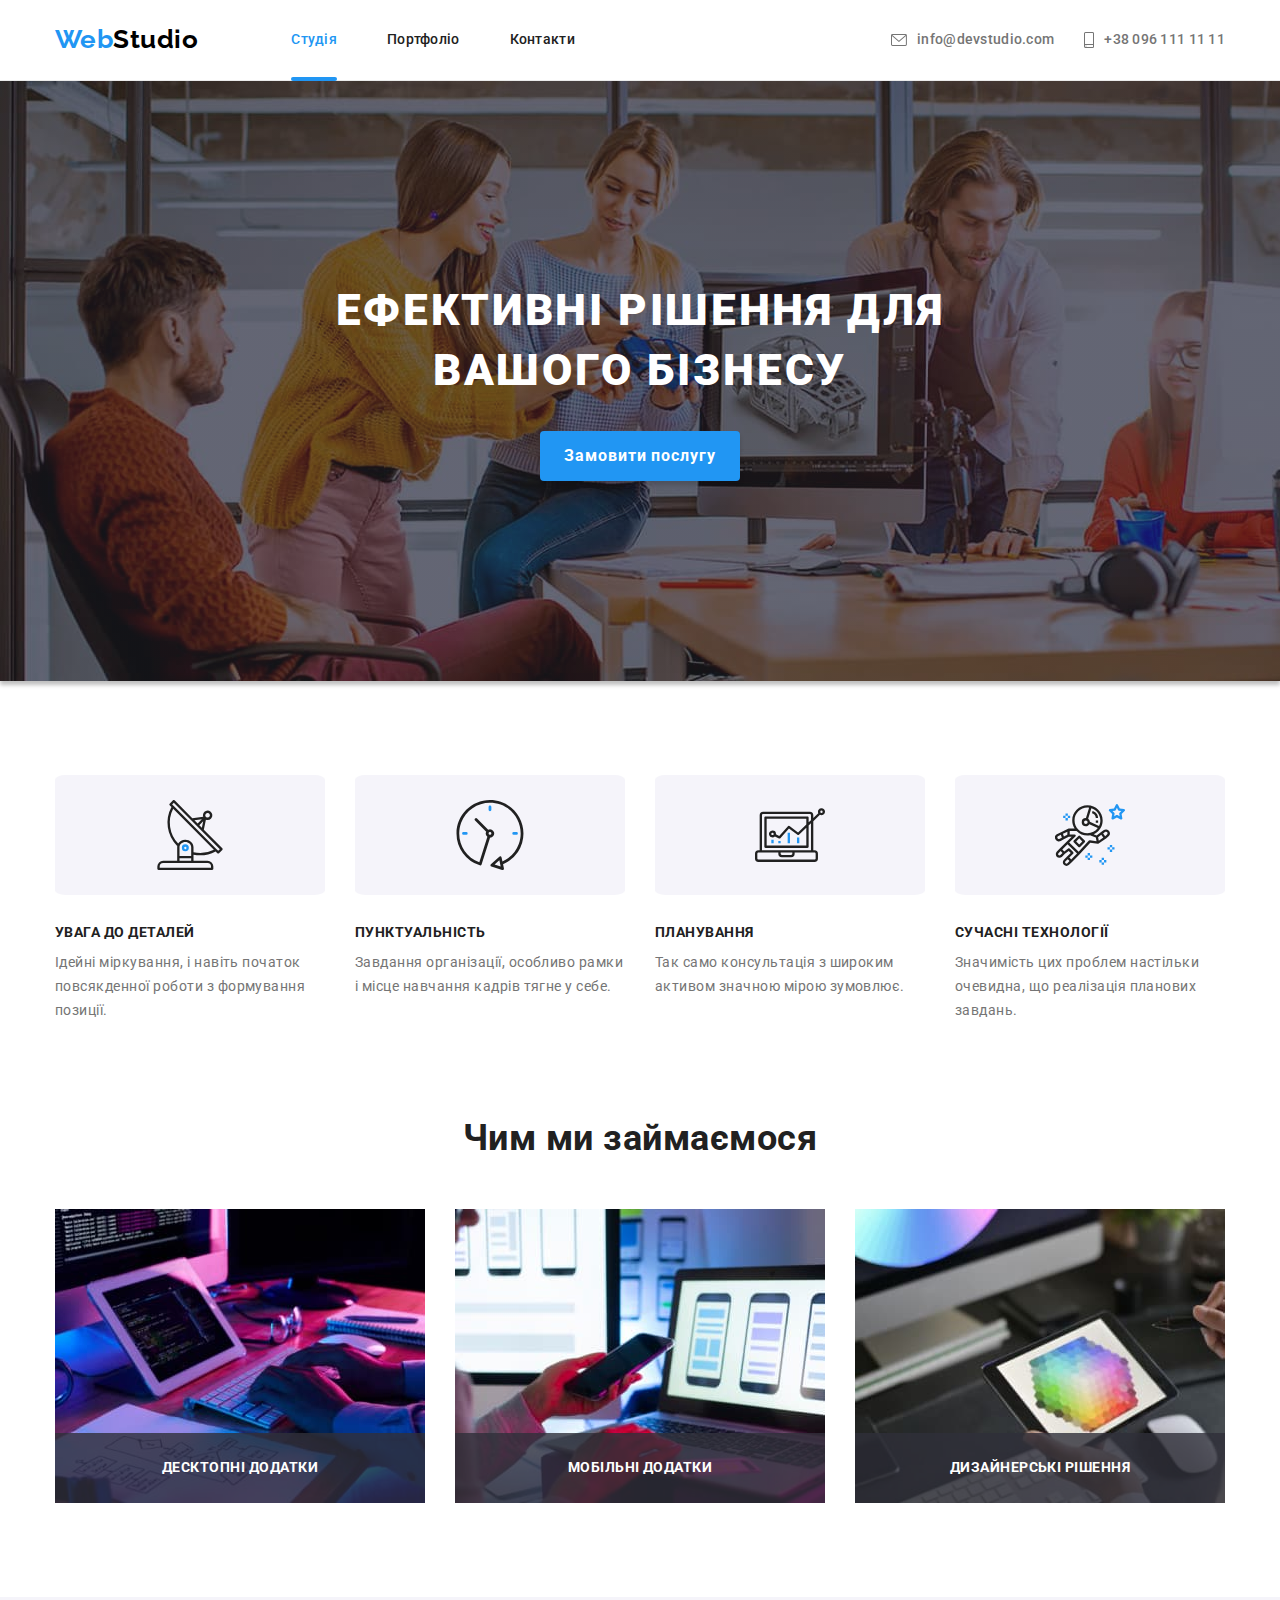
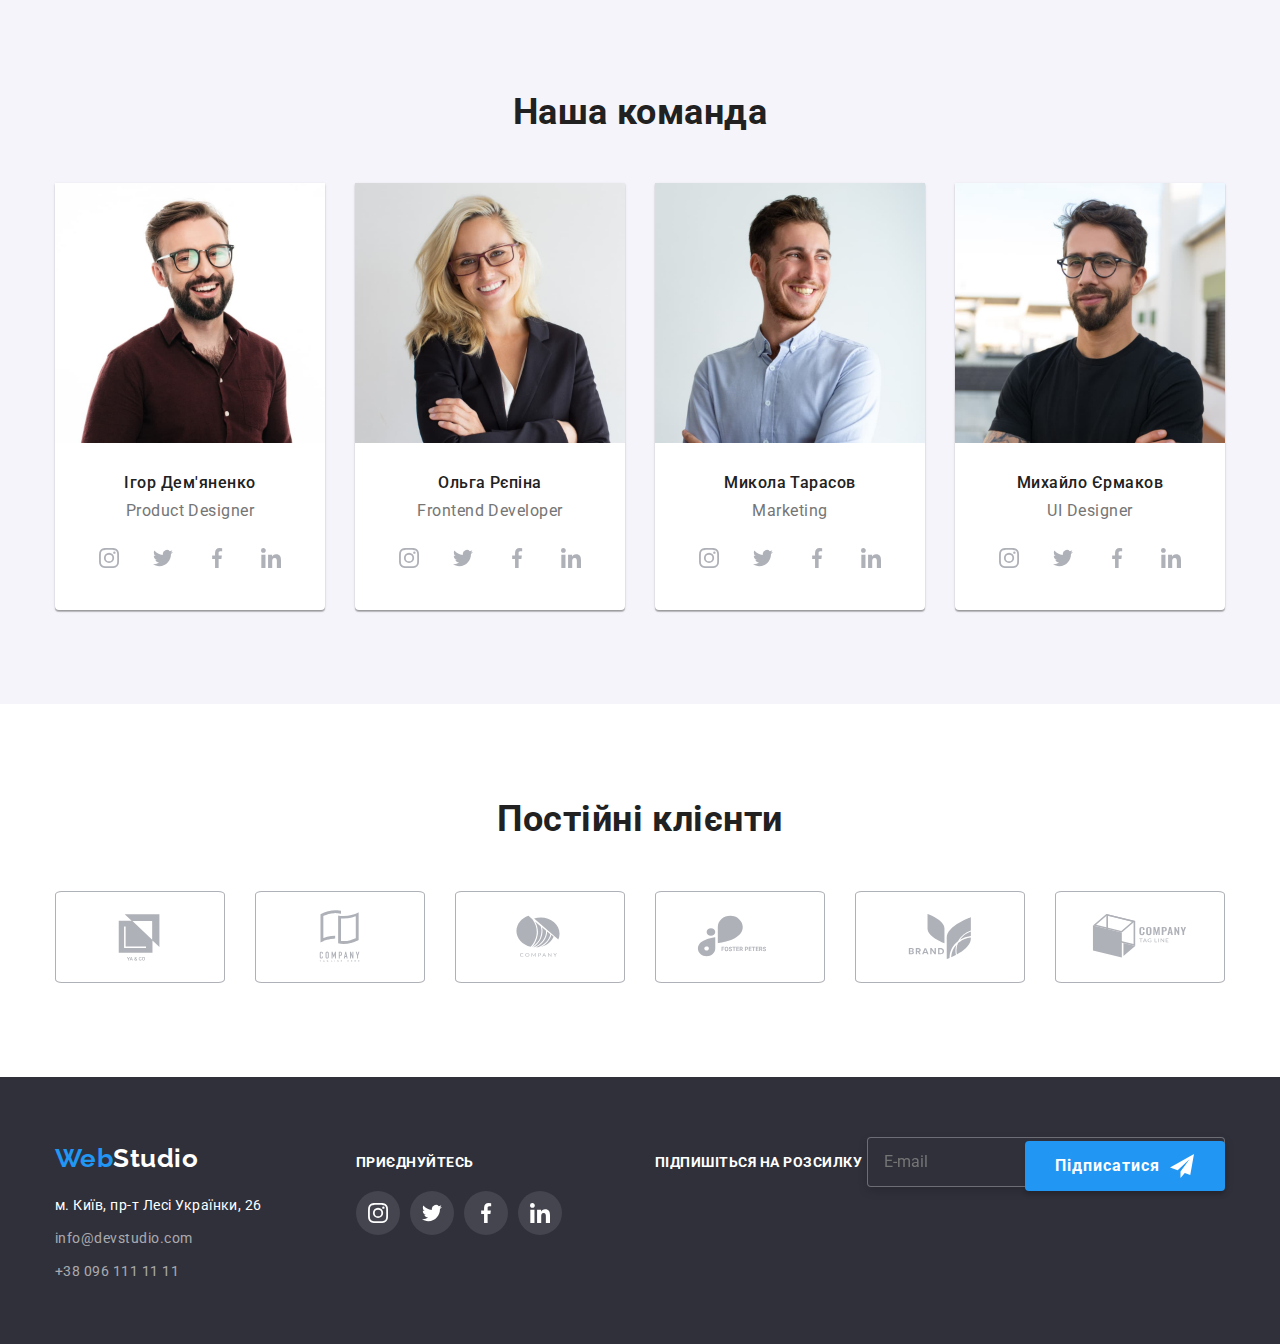
<file: index.html>
<!DOCTYPE html>
<html lang="uk">

<head>
  <meta charset="UTF-8" />
  <meta http-equiv="X-UA-Compatible" content="IE=edge" />
  <meta name="viewport" content="width=device-width, initial-scale=1.0" />
  <title>hw7-main</title>
  <link rel="preconnect" href="https://fonts.googleapis.com">
  <link rel="preconnect" href="https://fonts.gstatic.com" crossorigin>
  <link href="https://fonts.googleapis.com/css2?family=Raleway:wght@700&family=Roboto:wght@400;500;700;900&display=swap"
    rel="stylesheet">
  <link rel="stylesheet" href="https://cdnjs.cloudflare.com/ajax/libs/modern-normalize/1.1.0/modern-normalize.min.css">
  <link rel="stylesheet" href="./css/main.min.css" />
</head>

<body>

  <header class="header-line">
    <div class="container nav-main">
      <nav class="nav-left">
        <a href="./index.html" class="logo link"><span class="logo__web" lang="en">Web</span><span class="logo__studio"
            lang="en">Studio</span></a>
        <ul class="site-nav list">
          <li><a href="./index.html" class="site-nav__link link site-nav__link--current">Студія</a></li>
          <li><a href="./portfolio.html" class="site-nav__link link">Портфоліо</a></li>
          <li><a href="" class="site-nav__link link">Контакти</a></li>
        </ul>
      </nav>

      <div class="nav-contacts">
        <a class="nav-contacts__link link" href="mailto:info@devstudio.com">
          <svg class="nav-contacts__icon" width="16" height="12">
            <use href="./images/icons.svg#icon-mail"></use>
          </svg>
          info@devstudio.com</a>
        <a class="nav-contacts__link link" href="tel:+380961111111">
          <svg class="nav-contacts__icon" width="10" height="16">
            <use href="./images/icons.svg#icon-smartphone"></use>
          </svg>
          +38 096 111 11 11</a>
      </div>
    </div>
  </header>

  <main>
    <!------ герой--------- -->
    <section class="order">
      <h1 class="order-title">Ефективні рішення для <br /> вашого бізнесу</h1>
      <button data-modal-open type="button" class="button active order-button">Замовити послугу</button>
    </section>

    <!-- наші переваги -->
    <section class="section">
      <div class="container">
        <h2 class="section__title visually-hidden">Наші переваги</h2>
        <ul class="feature list">
          <li class="feature__icon feature__icon--radar">
            <h3 class="feature__title">УВАГА ДО ДЕТАЛЕЙ</h3>
            <p class="feature__text">Ідейні міркування, і навіть початок повсякденної роботи з формування позиції.</p>
          </li>
          <li class="feature__icon feature__icon--clock">
            <h3 class="feature__title">ПУНКТУАЛЬНІСТЬ</h3>
            <p class="feature__text">Завдання організації, особливо рамки і місце навчання кадрів тягне у себе.</p>
          </li>
          <li class="feature__icon feature__icon--diagram">
            <h3 class="feature__title">ПЛАНУВАННЯ</h3>
            <p class="feature__text">Так само консультація з широким активом значною мірою зумовлює.</p>
          </li>
          <li class="feature__icon feature__icon--astronavt">
            <h3 class="feature__title">СУЧАСНІ ТЕХНОЛОГІЇ</h3>
            <p class="feature__text">Значимість цих проблем настільки очевидна, що реалізація планових завдань.</p>
          </li>
        </ul>
      </div>
    </section>

    <!-- чим ми займаємося -->
    <section class="section null">
      <div class="container">
        <h2 class="section__title">Чим ми займаємося</h2>
        <ul class="products list">
          <li class="posit-relat">
            <img class="make-block" src="./images/box1.jpg" alt="keyboard" width="370" />
            <p class="products__title">десктопні додатки</p>
          </li>
          <li class="posit-relat">
            <img class="make-block" src="./images/box2.jpg" alt="laptop" width="370" />
            <p class="products__title">мобільні додатки</p>
          </li>
          <li class="posit-relat">
            <img class="make-block" src="./images/box3.jpg" alt="rainbow" width="370" />
            <p class="products__title">дизайнерські рішення</p>
          </li>
        </ul>
      </div>
    </section>

    <!------------ наша команда ---------------->
    <section class="section section--bcgr">
      <div class="container">
        <h2 class="section__title">Наша команда</h2>
        <ul class="list team">
          <li class="team-member">
            <img class="make-block" src="./images/teamcard1.jpg" alt="Ihor" width="270" />
            <div class="team-member__description">
              <h3 class="team-member__name">Ігор Дем'яненко</h3>
              <p class="team-member__profession">Product Designer</p>
              <ul class="social-networks list">
                <li>
                  <a class="social-networks__link" href="">
                    <svg class="social-networks__icon" width="20" height="20">
                      <use href="./images/icons.svg#icon-instagram"></use>
                    </svg>
                  </a>
                </li>
                <li>
                  <a class="social-networks__link" href="">
                    <svg class="social-networks__icon" width="20" height="20">
                      <use href="./images/icons.svg#icon-twitter"></use>
                    </svg>
                  </a>
                </li>
                <li>
                  <a class="social-networks__link" href="">
                    <svg class="social-networks__icon" width="20" height="20">
                      <use href="./images/icons.svg#icon-facebook"></use>
                    </svg>
                  </a>
                </li>
                <li>
                  <a class="social-networks__link" href="">
                    <svg class="social-networks__icon" width="20" height="20">
                      <use href="./images/icons.svg#icon-linkedin"></use>
                    </svg>
                  </a>
                </li>
              </ul>
            </div>
          </li>
          <li class="team-member">
            <img class="make-block" src="./images/teamcard2.jpg" alt="Olha" width="270" />
            <div class="team-member__description">
              <h3 class="team-member__name">Ольга Рєпіна</h3>
              <p class="team-member__profession">Frontend Developer</p>
              <ul class="social-networks list">
                <li>
                  <a class="social-networks__link" href="">
                    <svg class="social-networks__icon" width="20" height="20">
                      <use href="./images/icons.svg#icon-instagram"></use>
                    </svg>
                  </a>
                </li>
                <li>
                  <a class="social-networks__link" href="">
                    <svg class="social-networks__icon" width="20" height="20">
                      <use href="./images/icons.svg#icon-twitter"></use>
                    </svg>
                  </a>
                </li>
                <li>
                  <a class="social-networks__link" href="">
                    <svg class="social-networks__icon" width="20" height="20">
                      <use href="./images/icons.svg#icon-facebook"></use>
                    </svg>
                  </a>
                </li>
                <li>
                  <a class="social-networks__link" href="">
                    <svg class="social-networks__icon" width="20" height="20">
                      <use href="./images/icons.svg#icon-linkedin"></use>
                    </svg>
                  </a>
                </li>
              </ul>
            </div>
          </li>
          <li class="team-member">
            <img class="make-block" src="./images/teamcard3.jpg" alt="Nikolas" width="270" />
            <div class="team-member__description">
              <h3 class="team-member__name">Микола Тарасов</h3>
              <p class="team-member__profession">Marketing</p>
              <ul class="social-networks list">
                <li>
                  <a class="social-networks__link" href="">
                    <svg class="social-networks__icon" width="20" height="20">
                      <use href="./images/icons.svg#icon-instagram"></use>
                    </svg>
                  </a>
                </li>
                <li>
                  <a class="social-networks__link" href="">
                    <svg class="social-networks__icon" width="20" height="20">
                      <use href="./images/icons.svg#icon-twitter"></use>
                    </svg>
                  </a>
                </li>
                <li>
                  <a class="social-networks__link" href="">
                    <svg class="social-networks__icon" width="20" height="20">
                      <use href="./images/icons.svg#icon-facebook"></use>
                    </svg>
                  </a>
                </li>
                <li>
                  <a class="social-networks__link" href="">
                    <svg class="social-networks__icon" width="20" height="20">
                      <use href="./images/icons.svg#icon-linkedin"></use>
                    </svg>
                  </a>
                </li>
              </ul>
            </div>
          </li>
          <li class="team-member">
            <img class="make-block" src="./images/teamcard4.jpg" alt="Michael" width="270" />
            <div class="team-member__description">
              <h3 class="team-member__name">Михайло Єрмаков</h3>
              <p class="team-member__profession">UI Designer</p>
              <ul class="social-networks list">
                <li>
                  <a class="social-networks__link" href="">
                    <svg class="social-networks__icon" width="20" height="20">
                      <use href="./images/icons.svg#icon-instagram"></use>
                    </svg>
                  </a>
                </li>
                <li>
                  <a class="social-networks__link" href="">
                    <svg class="social-networks__icon" width="20" height="20">
                      <use href="./images/icons.svg#icon-twitter"></use>
                    </svg>
                  </a>
                </li>
                <li>
                  <a class="social-networks__link" href="">
                    <svg class="social-networks__icon" width="20" height="20">
                      <use href="./images/icons.svg#icon-facebook"></use>
                    </svg>
                  </a>
                </li>
                <li>
                  <a class="social-networks__link" href="">
                    <svg class="social-networks__icon" width="20" height="20">
                      <use href="./images/icons.svg#icon-linkedin"></use>
                    </svg>
                  </a>
                </li>
              </ul>
            </div>
          </li>
        </ul>
      </div>
    </section>

    <!--------- Постійні клієнти --------->
    <section class="section">
      <div class="container">
        <h2 class="section__title">Постійні клієнти</h2>
        <ul class="list main-clients">
          <li>
            <a class="main-clients__link" href="">
              <svg width="106" height="60">
                <use href="./images/icons.svg#icon-Client1"></use>
              </svg>
            </a>
          </li>
          <li>
            <a class="main-clients__link" href="">
              <svg width="106" height="60">
                <use href="./images/icons.svg#icon-Client2"></use>
              </svg>
            </a>
          </li>
          <li>
            <a class="main-clients__link" href="">
              <svg width="106" height="60">
                <use href="./images/icons.svg#icon-Client3"></use>
              </svg>
            </a>
          </li>
          <li>
            <a class="main-clients__link" href="">
              <svg width="106" height="60">
                <use href="./images/icons.svg#icon-Client4"></use>
              </svg>
            </a>
          </li>
          <li>
            <a class="main-clients__link" href="">
              <svg width="106" height="60">
                <use href="./images/icons.svg#icon-Client5"></use>
              </svg>
            </a>
          </li>
          <li>
            <a class="main-clients__link" href="">
              <svg width="106" height="60">
                <use href="./images/icons.svg#icon-Client6"></use>
              </svg>
            </a>
          </li>
        </ul>
      </div>
    </section>
  </main>

  <footer class="footer">
    <div class="container footer-main">
      <div class="footer-main-left">
        <div class="footer-main-left--left">
          <a href="./index.html" class="link make-block"><span class="logo__web">Web</span><span
              class="logo__studio">Studio</span></a>
          <address class="contacts">
            <ul class="list">
              <li class="contacts-list"><a href="" class="link footer-contacts">м. Київ, пр-т Лесі Українки, 26</a></li>
              <li class="contacts-list">
                <a href="mailto:info@devstudio.com"
                  class="link footer-contacts footer-transparent">info@devstudio.com</a>
              </li>
              <li class="contacts-list">
                <a href="tel:+380961111111" class="link footer-contacts footer-transparent">+38 096 111 11 11</a>
              </li>
            </ul>
          </address>
        </div>

        <div class="footer-soc footer-main-left--right">
          <p class="footer-soc-title">ПРИєднуйтесь</p>
          <ul class="footer-soc-main list">
            <li>
              <a class="footer-soc-item" href="">
                <svg class="" width="20" height="20">
                  <use href="./images/icons.svg#icon-instagram"></use>
                </svg>
              </a>
            </li>
            <li>
              <a class="footer-soc-item" href="">
                <svg class="" width="20" height="20">
                  <use href="./images/icons.svg#icon-twitter"></use>
                </svg>
              </a>
            </li>
            <li>
              <a class="footer-soc-item" href="">
                <svg class="" width="20" height="20">
                  <use href="./images/icons.svg#icon-facebook"></use>
                </svg>
              </a>
            </li>
            <li>
              <a class="footer-soc-item" href="">
                <svg class="" width="20" height="20">
                  <use href="./images/icons.svg#icon-linkedin"></use>
                </svg>
              </a>
            </li>
          </ul>
        </div>
      </div>

      <div class="footer-main-right">
        <form>
          <label>
            <span class="footer-soc-title">підпишіться на розсилку</span>
            <input class="footer-form-email" type="email" name="user-email-spam" placeholder="E-mail" required>
          </label>
          <button class="button order-button active button-plane" type="submit">Підписатися
            <svg class="" width="24" height="24">
              <use href="./images/icons.svg#icon-plane"></use>
            </svg>
          </button>
        </form>
      </div>
    </div>
  </footer>
  <!------modal------->
  <div class="backdrop is-hidden" data-modal>
    <div class="modal">
      <button class="button-close" data-modal-close>
        <svg width="18" height="18">
          <use href="./images/icons.svg#icon-close"></use>
        </svg>
      </button>
      <p class="modal-form-title">Залиште свої дані, ми вам передзвонимо</p>
      <form>

        <label>
          <span class="modal-title-input">Ім'я</span>
          <span class="modal-input-wrap">
            <input class="modal-input" type="text" name="user-name" required>
            <svg class="modal-input-icon" width="18" height="18">
              <use href="./images/icons.svg#icon-person-form"></use>
            </svg>
          </span>
        </label>

        <label>
          <span class="modal-title-input">Телефон</span>
          <span class="modal-input-wrap">
            <input class="modal-input" type="tel" name="user-tel" required>
            <svg class="modal-input-icon" width="18" height="18">
              <use href="./images/icons.svg#icon-phone-form"></use>
            </svg>
          </span>
        </label>

        <label>
          <span class="modal-title-input">Пошта</span>
          <span class="modal-input-wrap">
            <input class="modal-input" type="email" name="user-email" required>
            <svg class="modal-input-icon" width="18" height="18">
              <use href="./images/icons.svg#icon-email-form"></use>
            </svg>
          </span>
        </label>

        <label>
          <span class="modal-title-input">Коментар</span>
          <textarea name="user-comment" class="modal-input modal-comment" placeholder="Введіть текст"></textarea>
        </label>

        <label class="modal-check">
          <input class="modal-input-check visually-hidden" type="checkbox" name="consent" value="true">
          <span class="test">
            <svg class="" width="16" height="15">
              <use href="./images/icons.svg#icon-check"></use>
            </svg>
          </span>
          Погоджуюся з розсилкою та приймаю
          <a href="#" class="modal-policy">Умови договору</a>
        </label>
        <button class="button order-button active" type="submit">Відправити</button>
      </form>
    </div>
  </div>
  <script src="./js/modal.js"></script>
</body>

</html>
</file>
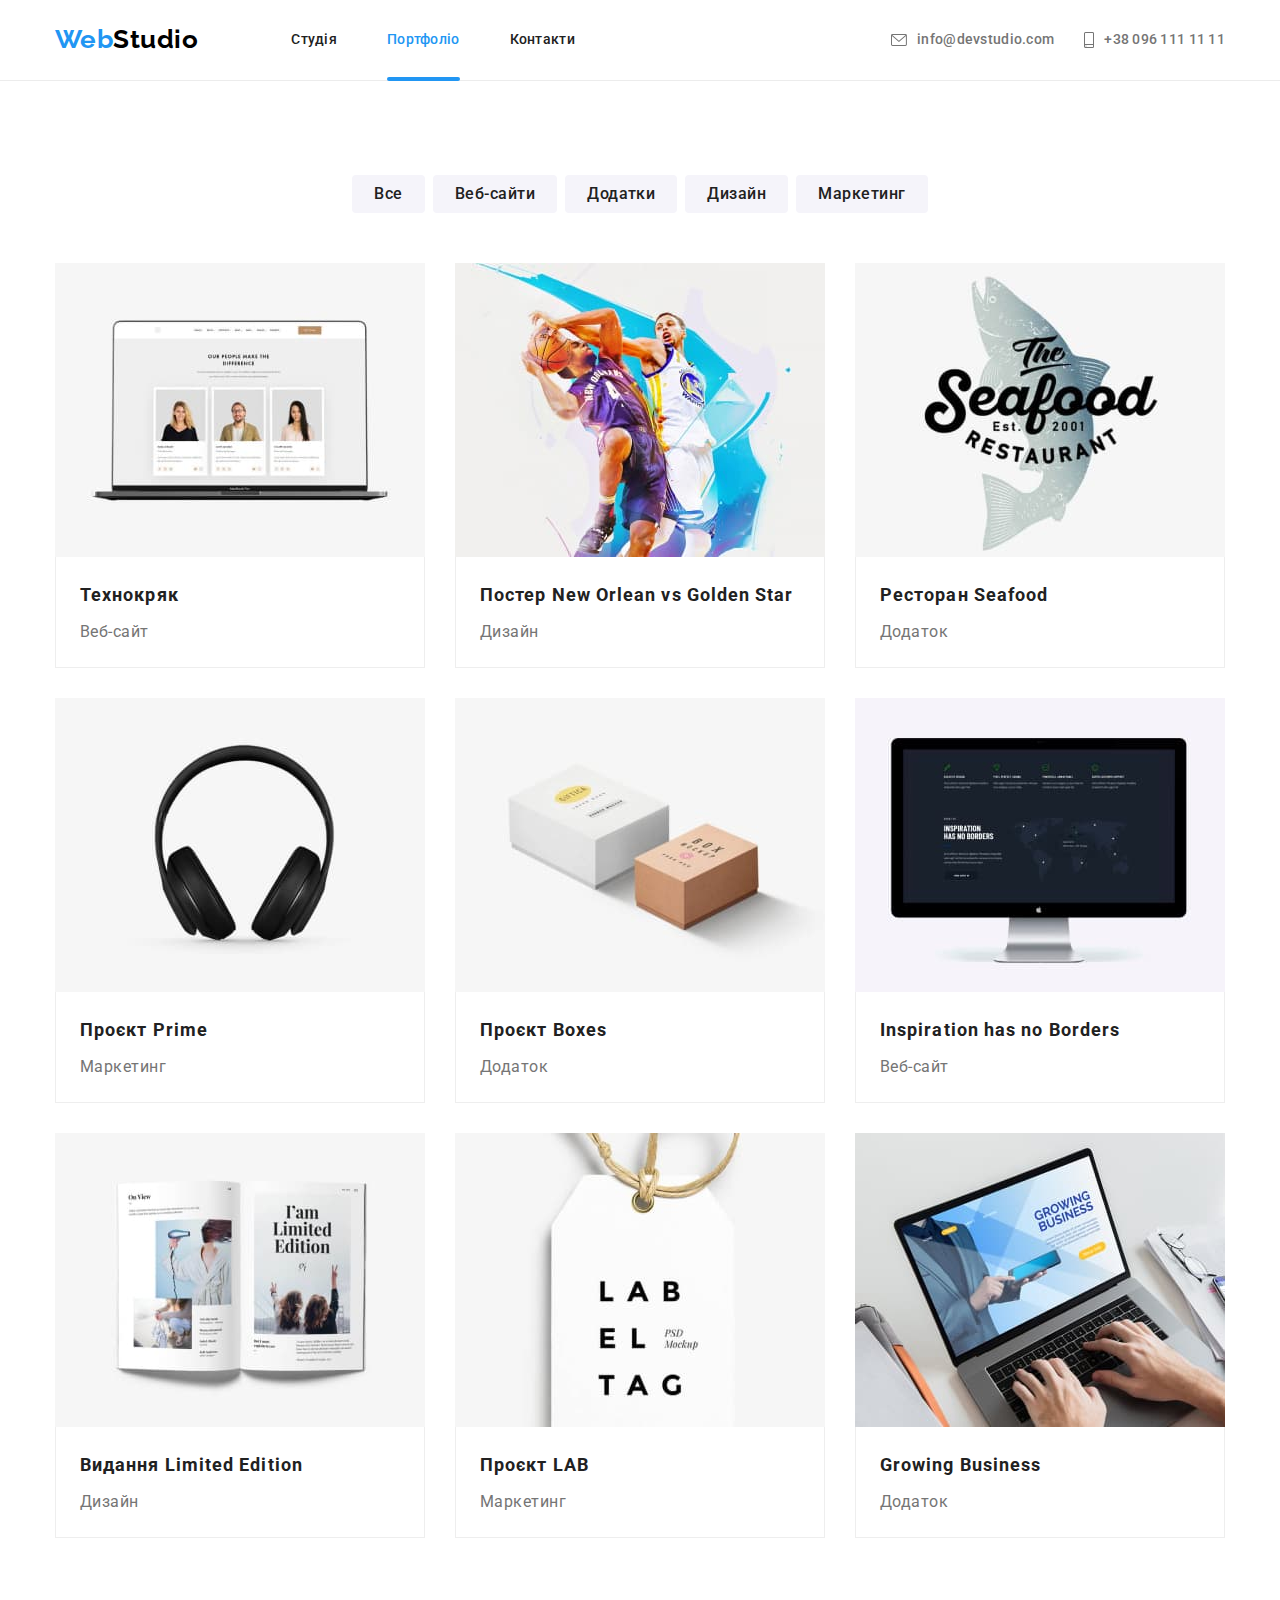
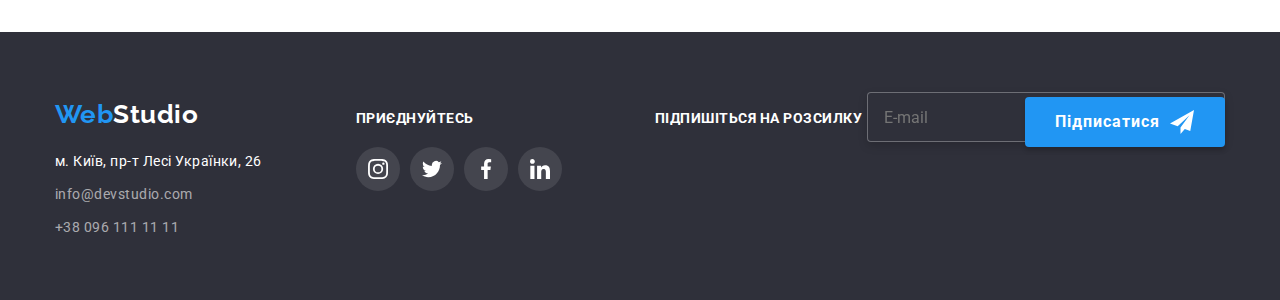
<file: portfolio.html>
<!DOCTYPE html>
<html lang="uk">

<head>
  <meta charset="UTF-8" />
  <meta http-equiv="X-UA-Compatible" content="IE=edge" />
  <meta name="viewport" content="width=device-width, initial-scale=1.0" />
  <title>hw2-portf</title>
  <link rel="preconnect" href="https://fonts.googleapis.com">
  <link rel="preconnect" href="https://fonts.gstatic.com" crossorigin>
  <link href="https://fonts.googleapis.com/css2?family=Raleway:wght@700&family=Roboto:wght@400;500;700;900&display=swap"
    rel="stylesheet">
  <link rel="stylesheet" href="https://cdnjs.cloudflare.com/ajax/libs/modern-normalize/1.1.0/modern-normalize.min.css">
  <link rel="stylesheet" href="./css/main.min.css" />
</head>

<body>
  <header class="header-line">
    <div class="container nav-main">
      <nav class="nav-left">
        <a href="./index.html" class="link logo"><span class="logo__web" lang="en">Web</span><span class="logo__studio"
            lang="en">Studio</span></a>
        <ul class="site-nav list">
          <li><a href="./index.html" class="site-nav__link link ">Студія</a></li>
          <li><a href="./portfolio.html" class="site-nav__link site-nav__link--current link">Портфоліо</a></li>
          <li><a href="" class="site-nav__link link">Контакти</a></li>
        </ul>
      </nav>

      <div class="nav-contacts">
        <a class="nav-contacts__link link" href="mailto:info@devstudio.com">
          <svg class="nav-contacts__icon" width="16" height="12">
            <use href="./images/icons.svg#icon-mail"></use>
          </svg>
          info@devstudio.com</a>
        <a class="nav-contacts__link link" href="tel:+380961111111">
          <svg class="nav-contacts__icon" width="10" height="16">
            <use href="./images/icons.svg#icon-smartphone"></use>
          </svg>
          +38 096 111 11 11</a>
      </div>

    </div>
  </header>

  <main>
    <section class="examples section">
      <div class="container">
        <h1 class="visually-hidden">Потрфоліо</h1>
        <!-- кнопки-фільтри ------------->
        <ul class="list examples-button">
          <li><button type="button" class="button filter-button-text">Все</button></li>
          <li><button type="button" class="button filter-button-text">Веб-сайти</button></li>
          <li><button type="button" class="button filter-button-text">Додатки</button></li>
          <li><button type="button" class="button filter-button-text">Дизайн</button></li>
          <li><button type="button" class="button filter-button-text">Маркетинг</button></li>
        </ul>
        <!-- приклади -------------->
        <ul class="list portfolio">
          <li>
            <a class="example-project link" href="">
              <div class="posit-relat example-project-pict">
                <img class="make-block " src="./images/portfolio/port1.jpg" alt="монітор">
                <div class="example-project-about">
                  <p>Ресурс пропонує комплексні пропозиції з різним рівнем функціоналу та сервісів. Все це дозволить
                    відвідувачу отримати
                    вичерпні відомості про компанію чи приватну особу.</p>
                </div>
              </div>
              <div class="example-name">
                <h2 class="portfolio-title">Технокряк</h2>
                <p class="portffolio-title-about">Веб-сайт</p>
              </div>
            </a>
          </li>

          <li>
            <a href="" class="link example-project">
              <div class="posit-relat example-project-pict">
                <img class="make-block" src="./images/portfolio/port2.jpg" width="370" alt="баскетболісти">
                <div class="example-project-about">
                  <p class="example-project-about">Ресурс пропонує комплексні пропозиції з різним рівнем функціоналу та
                    сервісів. Все це дозволить відвідувачу отримати
                    вичерпні відомості про компанію чи приватну особу.</p>
                </div>
              </div>
              <div class="example-name">
                <h2 class="portfolio-title">Постер<span lang="en"> New Orlean vs Golden Star</span></h2>
                <p class="portffolio-title-about">Дизайн</p>
              </div>
            </a>
          </li>

          <li>
            <a href="" class="link example-project">
              <div class="posit-relat example-project-pict">
                <img class="make-block" src="./images/portfolio/port3.jpg" width="370" alt="риба">
                <div class="example-project-about">
                  <p class="example-project-about">Ресурс пропонує комплексні пропозиції з різним рівнем функціоналу та
                    сервісів. Все це
                    дозволить відвідувачу отримати
                    вичерпні відомості про компанію чи приватну особу.</p>
                </div>
              </div>
              <div class="example-name">
                <h2 class="portfolio-title">Ресторан<span lang="en"> Seafood</span></h2>
                <p class="portffolio-title-about">Додаток</p>
              </div>
            </a>
          </li>

          <li class="">
            <a href="" class="link example-project">
              <div class="posit-relat example-project-pict">
                <img class="make-block" src="./images/portfolio/port4.jpg" width="370" alt="навушники">
                <div class="example-project-about">
                  <p class="example-project-about">Ресурс пропонує комплексні пропозиції з різним рівнем функціоналу та
                    сервісів. Все це
                    дозволить відвідувачу отримати
                    вичерпні відомості про компанію чи приватну особу.</p>
                </div>
              </div>
              <div class="example-name">
                <h2 class="portfolio-title">Проєкт<span lang="en"> Prime</span></h2>
                <p class="portffolio-title-about">Маркетинг</p>
              </div>
            </a>
          </li>

          <li class="">
            <a href="" class="link example-project">
              <div class="posit-relat example-project-pict">
                <img class="make-block" src="./images/portfolio/port5.jpg" width="370" alt="коробки">
                <div class="example-project-about">
                  <p class="example-project-about">Ресурс пропонує комплексні пропозиції з різним рівнем функціоналу та
                    сервісів. Все це
                    дозволить відвідувачу отримати
                    вичерпні відомості про компанію чи приватну особу.</p>
                </div>
              </div>
              <div class="example-name">
                <h2 class="portfolio-title">Проєкт<span lang="en"> Boxes</span></h2>
                <p class="portffolio-title-about">Додаток</p>
              </div>
            </a>
          </li>

          <li class="">
            <a href="" class="link example-project">
              <div class="posit-relat example-project-pict">
                <img class="make-block" src="./images/portfolio/port6.jpg" width="370" alt="монітор">
                <div class="example-project-about">
                  <p class="example-project-about">Ресурс пропонує комплексні пропозиції з різним рівнем функціоналу та
                    сервісів. Все це
                    дозволить відвідувачу отримати
                    вичерпні відомості про компанію чи приватну особу.</p>
                </div>
              </div>
              <div class="example-name">
                <h2 class="portfolio-title" lang="en">Inspiration has no Borders</h2>
                <p class="portffolio-title-about">Веб-сайт</p>
              </div>
            </a>
          </li>

          <li class="">
            <a href="" class="link example-project">
              <div class="posit-relat example-project-pict">
                <img class="make-block" src="./images/portfolio/port7.jpg" width="370" alt="книга">
                <div class="example-project-about">
                  <p class="example-project-about">Ресурс пропонує комплексні пропозиції з різним рівнем функціоналу та
                    сервісів. Все це
                    дозволить відвідувачу отримати
                    вичерпні відомості про компанію чи приватну особу.</p>
                </div>
              </div>
              <div class="example-name">
                <h2 class="portfolio-title">Видання<span> Limited Edition</span></h2>
                <p class="portffolio-title-about">Дизайн</p>
              </div>
            </a>
          </li>

          <li class="">
            <a href="" class="link example-project">
              <div class="posit-relat example-project-pict">
                <img class="make-block" src="./images/portfolio/port8.jpg" width="370" alt="бірка">
                <div class="example-project-about">
                  <p class="example-project-about">Ресурс пропонує комплексні пропозиції з різним рівнем функціоналу та
                    сервісів. Все це
                    дозволить відвідувачу отримати
                    вичерпні відомості про компанію чи приватну особу.</p>
                </div>
              </div>
              <div class="example-name">
                <h2 class="portfolio-title">Проєкт<span> LAB</span></h2>
                <p class="portffolio-title-about">Маркетинг</p>
              </div>
            </a>
          </li>

          <li class="">
            <a href="" class="link example-project">
              <div class="posit-relat example-project-pict">
                <img class="make-block" src="./images/portfolio/port9.jpg" width="370" alt="лаптоп">
                <div class="example-project-about">
                  <p class="example-project-about">Ресурс пропонує комплексні пропозиції з різним рівнем функціоналу та
                    сервісів. Все це
                    дозволить відвідувачу отримати
                    вичерпні відомості про компанію чи приватну особу.</p>
                </div>
              </div>
              <div class="example-name">
                <h2 class="portfolio-title" lang="en">Growing Business</h2>
                <p class="portffolio-title-about">Додаток</p>
              </div>
            </a>
          </li>
        </ul>
      </div>
    </section>
  </main>

  <footer class="footer">
    <div class="container footer-main">
      <div class="footer-main-left">
        <div class="footer-main-left--left">
          <a href="./index.html" class="link make-block"><span class="logo__web">Web</span><span
              class="logo__studio">Studio</span></a>
          <address class="contacts">
            <ul class="list">
              <li class="contacts-list"><a href="" class="link footer-contacts">м. Київ, пр-т Лесі Українки, 26</a></li>
              <li class="contacts-list">
                <a href="mailto:info@devstudio.com" class="link footer-contacts footer-transparent">info@devstudio.com</a>
              </li>
              <li class="contacts-list">
                <a href="tel:+380961111111" class="link footer-contacts footer-transparent">+38 096 111 11 11</a>
              </li>
            </ul>
          </address>
        </div>
  
        <div class="footer-soc footer-main-left--right">
          <p class="footer-soc-title">ПРИєднуйтесь</p>
          <ul class="footer-soc-main list">
            <li>
              <a class="footer-soc-item" href="">
                <svg class="" width="20" height="20">
                  <use href="./images/icons.svg#icon-instagram"></use>
                </svg>
              </a>
            </li>
            <li>
              <a class="footer-soc-item" href="">
                <svg class="" width="20" height="20">
                  <use href="./images/icons.svg#icon-twitter"></use>
                </svg>
              </a>
            </li>
            <li>
              <a class="footer-soc-item" href="">
                <svg class="" width="20" height="20">
                  <use href="./images/icons.svg#icon-facebook"></use>
                </svg>
              </a>
            </li>
            <li>
              <a class="footer-soc-item" href="">
                <svg class="" width="20" height="20">
                  <use href="./images/icons.svg#icon-linkedin"></use>
                </svg>
              </a>
            </li>
          </ul>
        </div>
      </div>
  
      <div class="footer-main-right">
        <form>
          <label>
            <span class="footer-soc-title">підпишіться на розсилку</span>
            <input class="footer-form-email" type="email" name="user-email-spam" placeholder="E-mail" required>
          </label>
          <button class="button order-button active button-plane" type="submit">Підписатися
            <svg class="" width="24" height="24">
              <use href="./images/icons.svg#icon-plane"></use>
            </svg>
          </button>
        </form>
      </div>
    </div>
  </footer>
</body>

</html>
</file>
<file: css/main.min.css>
.list{list-style:none;padding:0;margin:0}.link{text-decoration:none}h1,h2,h3,h4,h5,h6,p{margin-bottom:0;margin-top:0}img{display:block;max-width:100%;height:auto}.visually-hidden{position:absolute;width:1px;height:1px;margin:-1px;border:0;padding:0;white-space:nowrap;-webkit-clip-path:inset(100%);clip-path:inset(100%);clip:rect(0 0 0 0);overflow:hidden}body{background-color:#fff;color:#757575;font-family:Roboto,sans-serif;letter-spacing:.03em}.section{padding-top:94px;padding-bottom:94px}.section__title{color:#212121;font-weight:700;font-size:36px;line-height:1.17;text-align:center;margin-bottom:50px}.section.null{padding-top:0}.posit-relat{position:relative}.container{margin-left:auto;margin-right:auto;width:1200px;padding-left:15px;padding-right:15px}.button{display:inline-flex;align-items:center;justify-content:center;color:#212121;font-size:16px;cursor:pointer;background:#f5f4fa;border-radius:4px;border:0 rgba(0,0,0,0);padding:6px 22px;margin:0;transition:color 250ms cubic-bezier(0.4, 0, 0.2, 1),background-color 250ms cubic-bezier(0.4, 0, 0.2, 1),box-shadow 250ms cubic-bezier(0.4, 0, 0.2, 1)}.button.active,.button:hover,.button:focus{color:#fff;background-color:#2196f3;box-shadow:0px 3px 1px rgba(0,0,0,.1),0px 1px 2px rgba(0,0,0,.08),0px 2px 2px rgba(0,0,0,.12)}.button.order-button{min-width:200px;min-height:50px;font-family:Roboto,sans-serif;font-weight:700;line-height:1.87;letter-spacing:.06em;box-shadow:0px 4px 4px rgba(0,0,0,.15)}.examples-button{display:flex;gap:8px;justify-content:center;margin-bottom:50px}.filter-button-text{font-family:Roboto,sans-serif;font-weight:500;line-height:1.63;letter-spacing:.03em}.button-close{position:absolute;cursor:pointer;top:8px;right:8px;display:flex;align-items:center;justify-content:center;width:30px;height:30px;padding:6px 6px;border-radius:50%;background:#fff;border:1px solid rgba(0,0,0,.1)}.button-close:hover,.button-close:focus{fill:#2196f3}.button-plane{position:absolute;right:0;bottom:0;fill:#fff;gap:10px}.logo{display:block;padding:24px 0}.logo__web{color:#2196f3;font-family:Raleway,sans-serif;font-weight:700;font-size:26px;line-height:1.19}.logo__studio{color:#000;font-family:Raleway,sans-serif;font-weight:700;font-size:26px;line-height:1.19}footer .logo__studio{color:#fff}.header-line{border-bottom:1px solid #ececec}.site-nav{display:flex;gap:50px}.nav-left{display:flex;gap:93px}.nav-main{display:flex;justify-content:space-between}.site-nav__link,.nav-contacts__link{display:block;padding:32px 0;color:#212121;letter-spacing:.02em;font-weight:500;font-size:14px;line-height:1.14}.nav-contacts{display:flex;gap:30px;justify-content:center;align-items:center}.nav-contacts__link{color:#757575;display:flex;align-items:center;fill:#757575;transition:color 250ms cubic-bezier(0.4, 0, 0.2, 1)}.nav-contacts__link:focus,.nav-contacts__link:hover{color:#2196f3}.nav-contacts__icon{fill:currentColor;margin-right:10px}.site-nav__link{position:relative;transition:color 250ms cubic-bezier(0.4, 0, 0.2, 1)}.site-nav__link:hover,.site-nav__link:focus{color:#2196f3}.site-nav__link.site-nav__link--current{color:#2196f3}.site-nav__link.site-nav__link--current::after{content:"";position:absolute;bottom:-1px;display:block;width:100%;height:4px;background-color:#2196f3;border-radius:2px}.order{max-width:1600px;height:600px;margin-left:auto;margin-right:auto;background-image:linear-gradient(to right, rgba(47, 48, 58, 0.4), rgba(47, 48, 58, 0.4)),url("../images/bgr-hero.jpg");box-shadow:0px 4px 4px rgba(0,0,0,.25);background-color:#c4c4c4;text-align:center;padding-top:200px;padding-bottom:200px}.order-title{color:#fff;text-transform:uppercase;font-weight:900;font-size:44px;line-height:1.36;letter-spacing:.06em;margin-bottom:30px}.modal-form-title{margin-bottom:12px;font-weight:700;font-size:20px;line-height:1.15;text-align:center;color:#212121}.modal-title-input{display:block;-moz-text-align-last:left;text-align-last:left;font-size:12px;line-height:1.17;letter-spacing:.01em;margin-bottom:4px}.backdrop{position:fixed;top:0;left:0;width:100%;height:100%;text-align:center;background:rgba(0,0,0,.2);opacity:1;transition:opacity 250ms cubic-bezier(0.4, 0, 0.2, 1)}.backdrop.is-hidden{opacity:0;pointer-events:none}.modal{position:absolute;top:50%;left:50%;transform:scale(1) translate(-50%, -50%);width:528px;height:581px;padding:40px 39px 40px 41px;background:#fff;box-shadow:0px 1px 3px rgba(0,0,0,.12),0px 1px 1px rgba(0,0,0,.14),0px 2px 1px rgba(0,0,0,.2);border-radius:4px;transition:transform 250ms cubic-bezier(0.4, 0, 0.2, 1)}.backdrop.is-hidden .modal{transform:translate(-50%, -50%) scale(0.6)}.modal-input{width:100%;height:40px;border:1px solid rgba(33,33,33,.2);border-radius:4px;padding-left:42px;margin-bottom:10px;outline:rgba(0,0,0,0)}.modal-comment{height:120px;resize:none;padding:12px 16px;margin-bottom:20px}.modal-comment::-moz-placeholder{font-size:12px;line-height:1.17;letter-spacing:.01em;color:rgba(117,117,117,.5)}.modal-comment:-ms-input-placeholder{font-size:12px;line-height:1.17;letter-spacing:.01em;color:rgba(117,117,117,.5)}.modal-comment::placeholder{font-size:12px;line-height:1.17;letter-spacing:.01em;color:rgba(117,117,117,.5)}.modal-input-wrap{position:relative}.modal-input-icon{position:absolute;top:50%;transform:translateY(-50%);left:12px}.modal-comment:focus-within,.modal-input-wrap:focus-within>.modal-input{border:1px solid #2196f3;border-radius:4px}.modal-input-wrap:focus-within>.modal-input-icon{fill:#2196f3}.modal-check{display:flex;align-items:center;justify-content:center;justify-content:center;margin-bottom:30px;font-size:14px;line-height:1.71;fill:rgba(0,0,0,0)}.modal-check .test{display:flex;align-items:center;margin-right:7px;width:16px;height:15px;border:2px solid #212121;border-radius:2px}.modal-input-check:checked+.test{background-color:#2196f3;border-color:rgba(0,0,0,0);fill:#fff}.modal-input-check:focus+.test{border-color:#2196f3}.modal-policy{padding-left:5px;color:#2196f3}.feature,.products{display:flex;gap:30px}.feature__text{font-size:14px;line-height:1.71}.feature__title{color:#212121;text-transform:uppercase;font-weight:700;font-size:14px;line-height:1.14;margin-bottom:10px}.feature__icon{display:flex;flex-direction:column}.feature__icon::before{content:"";width:270px;height:120px;background-color:#f5f4fa;border-radius:4%;margin-bottom:30px;background-repeat:no-repeat;background-position:50% 50%}.feature__icon--radar::before{background-image:url(../images/antenna.svg)}.feature__icon--clock::before{background-image:url(../images/clock.svg)}.feature__icon--diagram::before{background-image:url(../images/diagram.svg)}.feature__icon--astronavt::before{background-image:url(../images/astronaut.svg)}.products__title{position:absolute;left:0;bottom:0;width:100%;height:70px;display:flex;justify-content:center;align-items:center;text-transform:uppercase;font-weight:700;font-size:14px;line-height:1.14;color:#fff;background:rgba(47,48,58,.8)}.team{display:flex;gap:30px}.team-member{box-shadow:0px 1px 3px rgba(0,0,0,.12),0px 1px 1px rgba(0,0,0,.14),0px 2px 1px rgba(0,0,0,.2);border-radius:0px 0px 4px 4px;min-width:270px;background-color:#fff;text-align:center}.team-member__description{padding:30px 0}.team-member__name{color:#212121;font-weight:500;font-size:16px;line-height:1.19;margin-bottom:10px}.team-member__profession{margin-bottom:16px}.section--bcgr{background-color:#f5f4fa}.social-networks{display:flex;justify-content:center;gap:10px}.social-networks__link{display:flex;width:44px;height:44px;border-radius:50%;align-items:center;justify-content:center;fill:#afb1b8;border-color:#afb1b8;transition:background-color 250ms cubic-bezier(0.4, 0, 0.2, 1),fill 250ms cubic-bezier(0.4, 0, 0.2, 1)}.social-networks__link:hover,.social-networks__link:focus{background-color:#2196f3;fill:#fff}.examples h2{color:#212121;font-weight:700;font-size:18px;line-height:2;letter-spacing:.06em}.portffolio-title-about{color:#757575;font-size:16px;line-height:1.88}.example-name{padding:20px 24px;border-left:1px solid #eee;border-bottom:1px solid #eee;border-right:1px solid #eee}.example-project{display:block;width:370px;transition:box-shadow 250ms cubic-bezier(0.4, 0, 0.2, 1)}.example-project:hover,.example-project:focus{box-shadow:0px 1px 1px rgba(0,0,0,.12),0px 4px 4px rgba(0,0,0,.06),1px 4px 6px rgba(0,0,0,.16)}.example-project:hover .example-project-about,.example-project:focus .example-project-about{transform:translateY(-100%)}.example-project-pict{overflow:hidden}.example-project-about{position:absolute;display:block;transition:transform 250ms cubic-bezier(0.4, 0, 0.2, 1);width:370px;height:294px;top:100%;left:0;padding:63px 24px;font-weight:400;font-size:18px;line-height:1.55;color:#fff;background:rgba(33,150,243,.8)}.portfolio{display:flex;flex-wrap:wrap;padding:0;gap:30px}.portfolio-title{margin-bottom:4px}.main-clients{display:flex;gap:30px;justify-content:center}.main-clients__link{display:flex;width:170px;height:92px;border:1px solid #afb1b8;border-radius:4%;align-items:center;justify-content:center;fill:#afb1b8;transition:border 250ms cubic-bezier(0.4, 0, 0.2, 1),fill 250ms cubic-bezier(0.4, 0, 0.2, 1)}.main-clients__link:hover,.main-clients__link:focus{fill:#2196f3;border:1px solid #2196f3}.footer{background-color:#2f303a;padding:60px 0}.footer-main-left{display:flex;gap:70px;align-items:baseline}.footer-main-left--left{width:231px}.footer-main-left--right{width:206px}.footer-main{display:flex;gap:93px;align-items:baseline}.footer-soc-main{display:flex;gap:10px}.footer-soc-title{display:inline-block;text-transform:uppercase;color:#fff;font-weight:700;font-size:14px;line-height:1.14;margin-bottom:20px}.footer-soc-item{display:flex;width:44px;height:44px;border-radius:50%;align-items:center;justify-content:center;background-color:rgba(255,255,255,.1);fill:#fff;transition:background-color 250ms cubic-bezier(0.4, 0, 0.2, 1)}.footer-soc-item:hover,.footer-soc-item:focus{background-color:#2196f3}.contacts{font-style:normal;text-decoration:none;margin-top:20px}.contacts-list:not(:last-child){margin-bottom:9px}.footer-contacts{color:#fff;font-size:14px;line-height:1.71;transition:color 250ms cubic-bezier(0.4, 0, 0.2, 1)}.footer-contacts.footer-transparent{color:rgba(255,255,255,.6)}.footer-contacts:hover,.footer-contacts:focus{color:#2196f3}.footer-main-right{display:flex;position:relative}.footer-form-email{width:358px;height:50px;padding-left:16px;color:rgba(255,255,255,.6);background-color:#2f303a;border:1px solid rgba(255,255,255,.3);filter:drop-shadow(0px 4px 4px rgba(0, 0, 0, 0.15));border-radius:4px;outline:rgba(0,0,0,0)}/*# sourceMappingURL=main.min.css.map */
</file>
